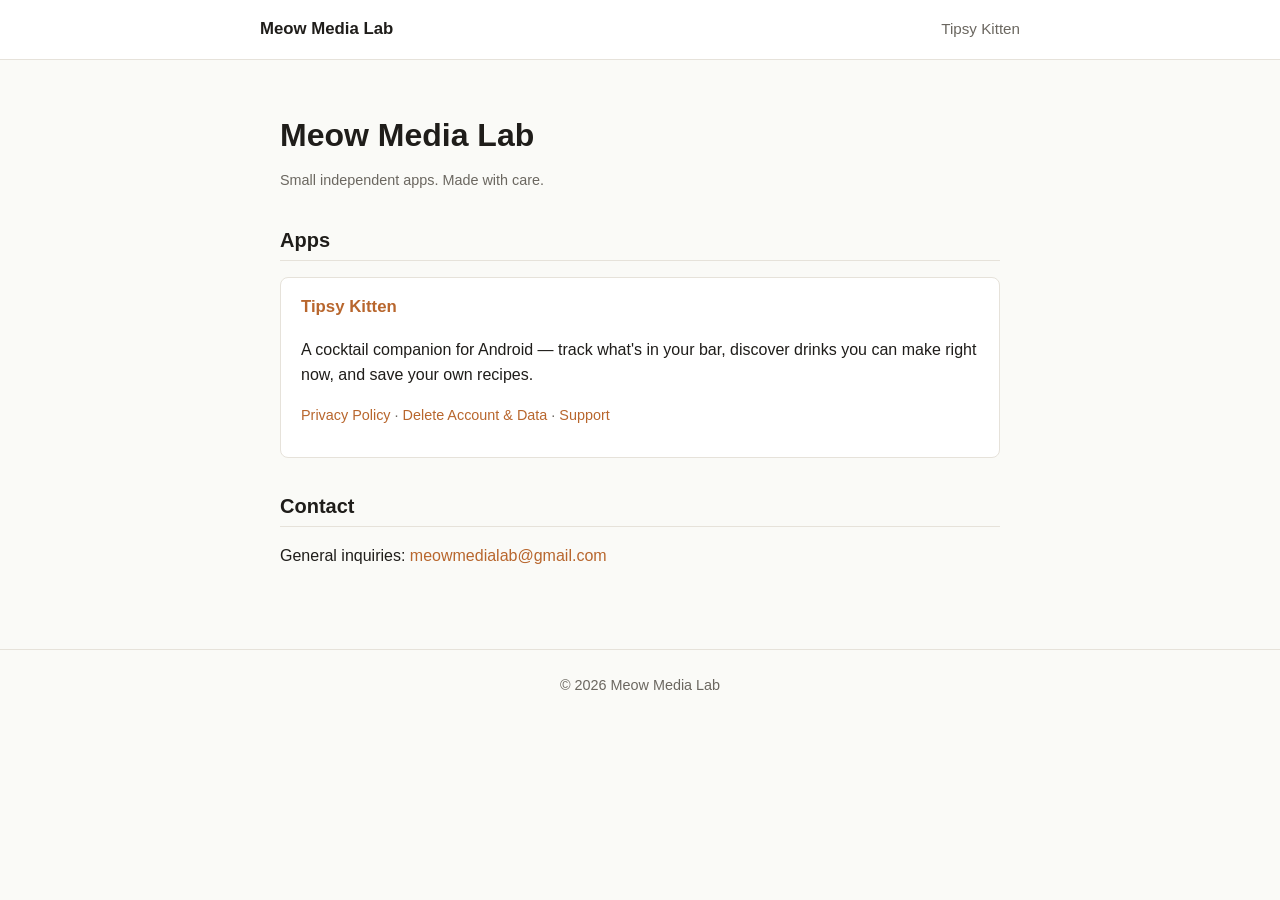
<file: index.html>
<!doctype html>
<html lang="en">
<head>
<meta charset="utf-8">
<meta name="viewport" content="width=device-width, initial-scale=1">
<title>Meow Media Lab</title>
<link rel="stylesheet" href="/assets/site.css">
</head>
<body>
<header class="site">
  <div class="inner">
    <a class="brand" href="/">Meow Media Lab</a>
    <nav>
      <a href="/tipsy-kitten/">Tipsy Kitten</a>
    </nav>
  </div>
</header>

<main class="wrap">
  <h1>Meow Media Lab</h1>
  <p class="muted">Small independent apps. Made with care.</p>

  <h2>Apps</h2>
  <div class="card">
    <h3 style="margin-top:0"><a href="/tipsy-kitten/">Tipsy Kitten</a></h3>
    <p>A cocktail companion for Android &mdash; track what's in your bar, discover drinks you can make right now, and save your own recipes.</p>
    <p class="muted">
      <a href="/tipsy-kitten/privacy.html">Privacy Policy</a> &middot;
      <a href="/tipsy-kitten/delete-account.html">Delete Account &amp; Data</a> &middot;
      <a href="/tipsy-kitten/support.html">Support</a>
    </p>
  </div>

  <h2>Contact</h2>
  <p>General inquiries: <a href="mailto:meowmedialab@gmail.com">meowmedialab@gmail.com</a></p>
</main>

<footer class="site">
  &copy; <span id="y"></span> Meow Media Lab
  <script>document.getElementById("y").textContent = new Date().getFullYear();</script>
</footer>
</body>
</html>
</file>
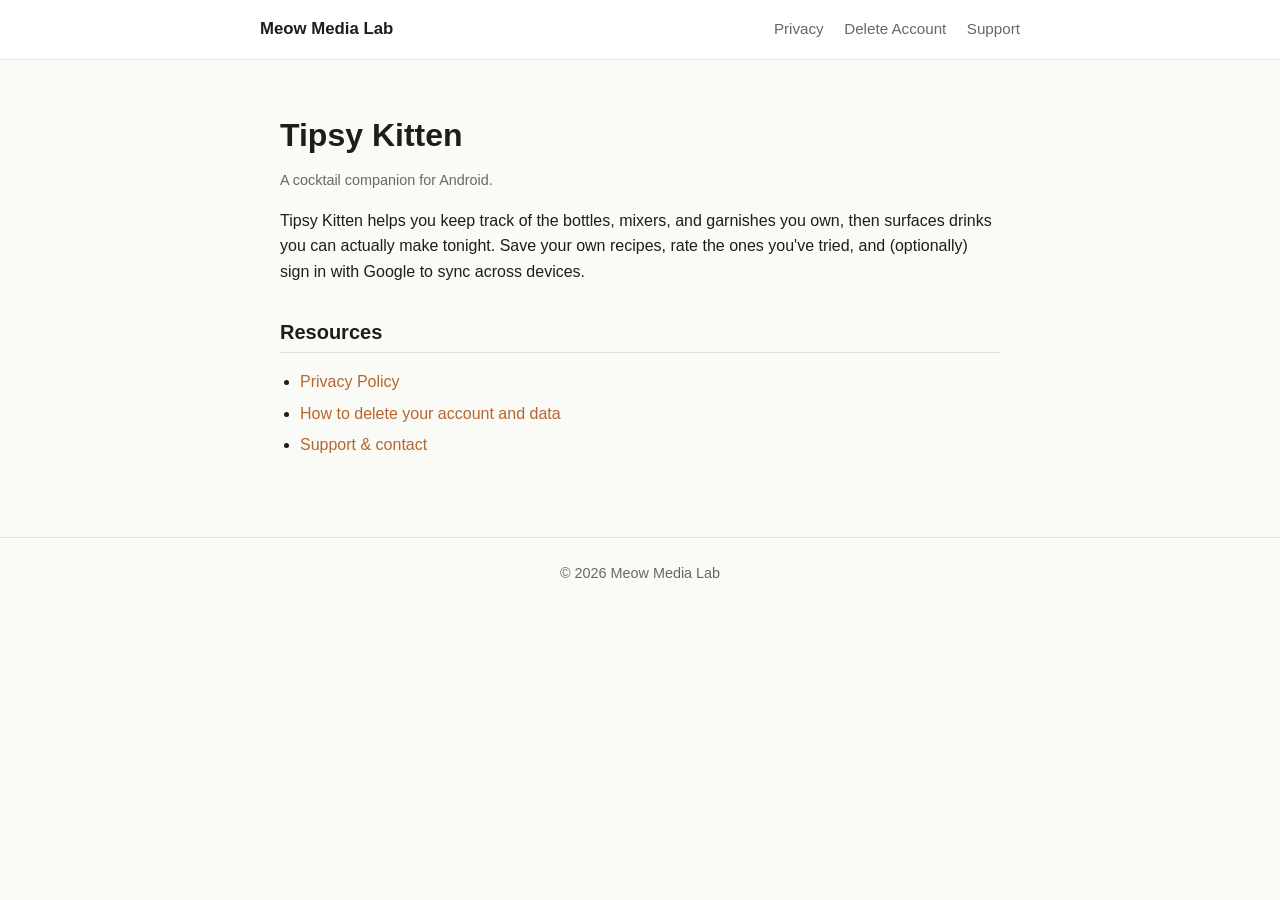
<file: tipsy-kitten/index.html>
<!doctype html>
<html lang="en">
<head>
<meta charset="utf-8">
<meta name="viewport" content="width=device-width, initial-scale=1">
<title>Tipsy Kitten</title>
<link rel="stylesheet" href="/assets/site.css">
</head>
<body>
<header class="site">
  <div class="inner">
    <a class="brand" href="/">Meow Media Lab</a>
    <nav>
      <a href="/tipsy-kitten/privacy.html">Privacy</a>
      <a href="/tipsy-kitten/delete-account.html">Delete Account</a>
      <a href="/tipsy-kitten/support.html">Support</a>
    </nav>
  </div>
</header>

<main class="wrap">
  <h1>Tipsy Kitten</h1>
  <p class="muted">A cocktail companion for Android.</p>

  <p>Tipsy Kitten helps you keep track of the bottles, mixers, and garnishes you own, then surfaces drinks you can actually make tonight. Save your own recipes, rate the ones you've tried, and (optionally) sign in with Google to sync across devices.</p>

  <h2>Resources</h2>
  <ul>
    <li><a href="/tipsy-kitten/privacy.html">Privacy Policy</a></li>
    <li><a href="/tipsy-kitten/delete-account.html">How to delete your account and data</a></li>
    <li><a href="/tipsy-kitten/support.html">Support &amp; contact</a></li>
  </ul>
</main>

<footer class="site">
  &copy; <span id="y"></span> Meow Media Lab
  <script>document.getElementById("y").textContent = new Date().getFullYear();</script>
</footer>
</body>
</html>
</file>
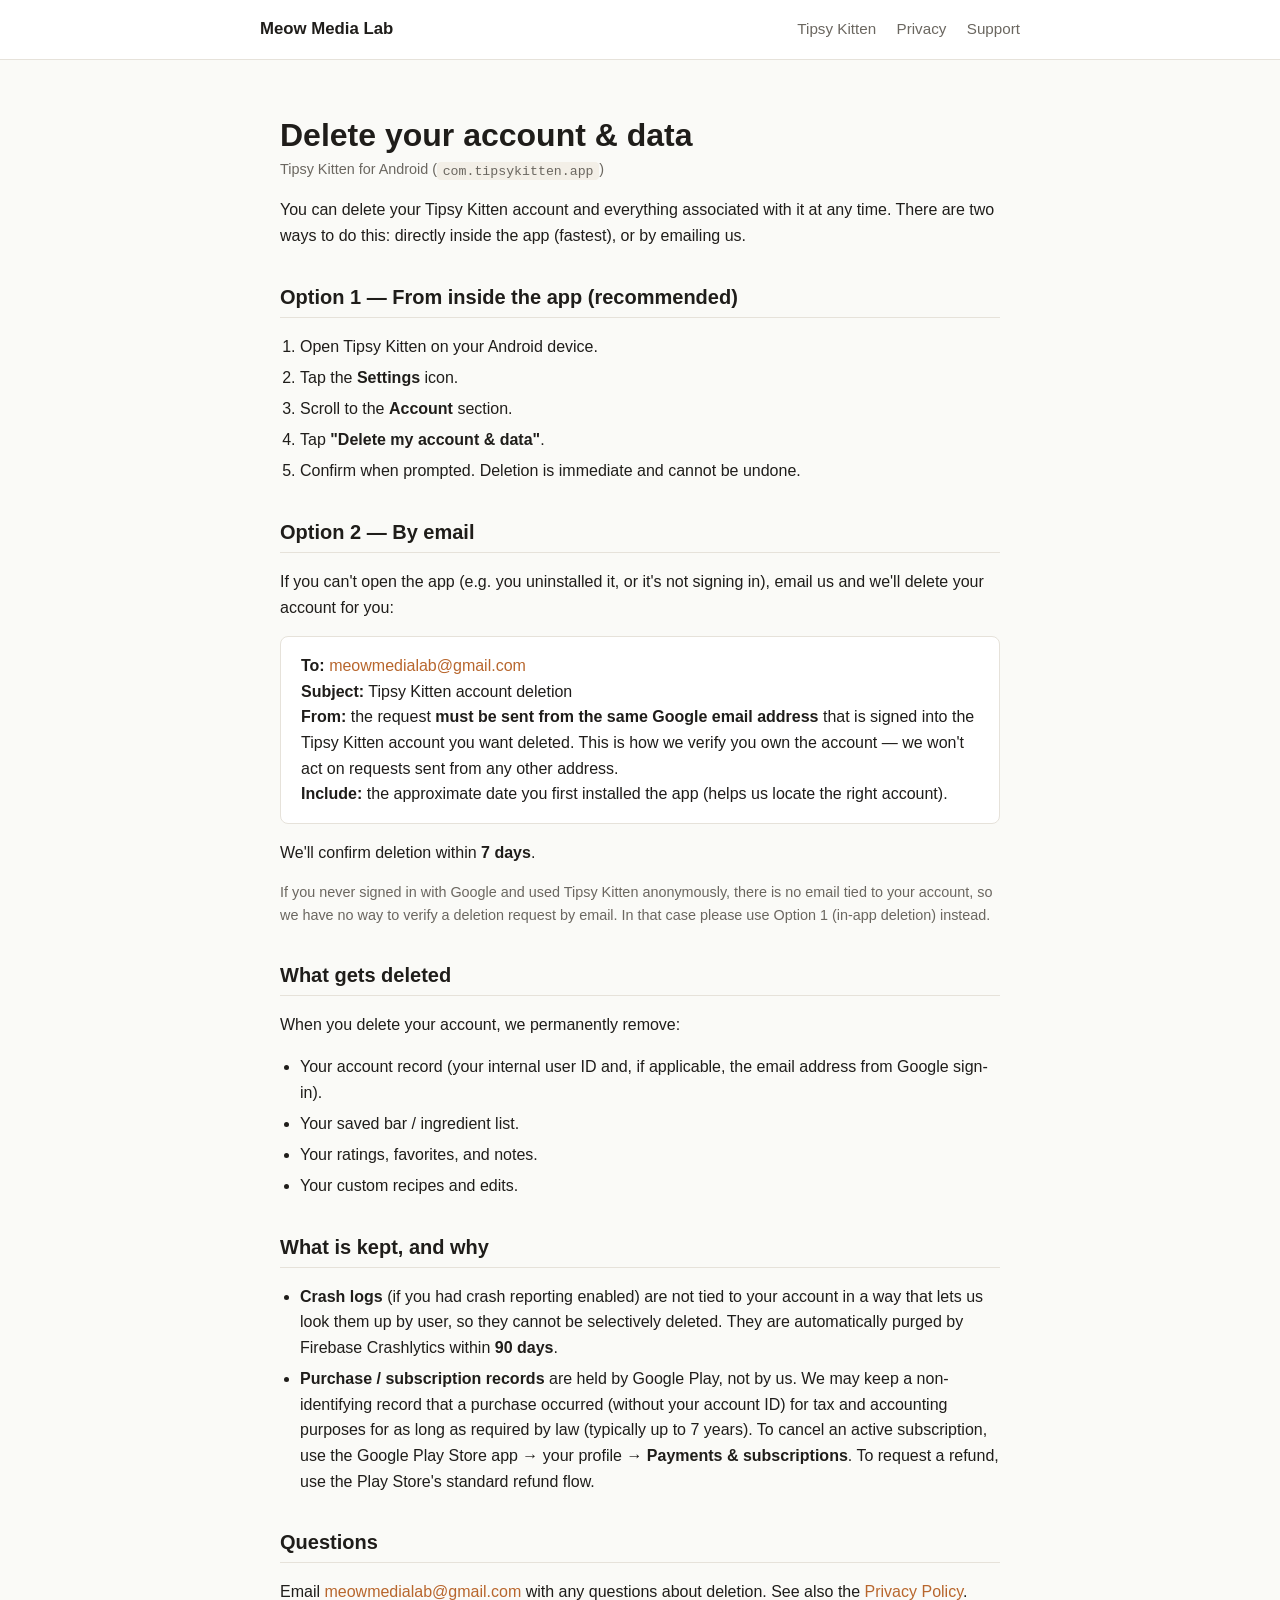
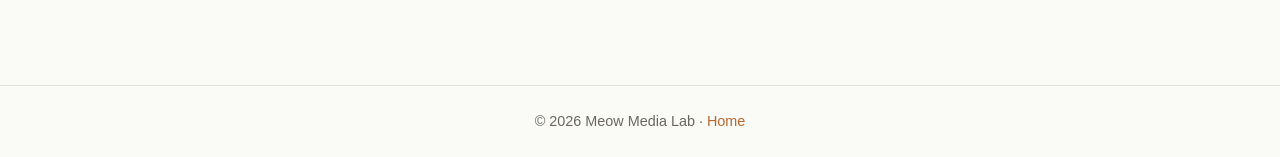
<file: tipsy-kitten/delete-account.html>
<!doctype html>
<html lang="en">
<head>
<meta charset="utf-8">
<meta name="viewport" content="width=device-width, initial-scale=1">
<title>Tipsy Kitten &mdash; Delete Account &amp; Data</title>
<link rel="stylesheet" href="/assets/site.css">
</head>
<body>
<header class="site">
  <div class="inner">
    <a class="brand" href="/">Meow Media Lab</a>
    <nav>
      <a href="/tipsy-kitten/">Tipsy Kitten</a>
      <a href="/tipsy-kitten/privacy.html">Privacy</a>
      <a href="/tipsy-kitten/support.html">Support</a>
    </nav>
  </div>
</header>

<main class="wrap">
  <h1>Delete your account &amp; data</h1>
  <p class="updated">Tipsy Kitten for Android (<code>com.tipsykitten.app</code>)</p>

  <p>You can delete your Tipsy Kitten account and everything associated with it at any time. There are two ways to do this: directly inside the app (fastest), or by emailing us.</p>

  <h2>Option 1 &mdash; From inside the app (recommended)</h2>
  <ol>
    <li>Open Tipsy Kitten on your Android device.</li>
    <li>Tap the <strong>Settings</strong> icon.</li>
    <li>Scroll to the <strong>Account</strong> section.</li>
    <li>Tap <strong>"Delete my account &amp; data"</strong>.</li>
    <li>Confirm when prompted. Deletion is immediate and cannot be undone.</li>
  </ol>

  <h2>Option 2 &mdash; By email</h2>
  <p>If you can't open the app (e.g. you uninstalled it, or it's not signing in), email us and we'll delete your account for you:</p>
  <div class="card">
    <p style="margin:0">
      <strong>To:</strong> <a href="mailto:meowmedialab@gmail.com?subject=Tipsy%20Kitten%20account%20deletion">meowmedialab@gmail.com</a><br>
      <strong>Subject:</strong> Tipsy Kitten account deletion<br>
      <strong>From:</strong> the request <strong>must be sent from the same Google email address</strong> that is signed into the Tipsy Kitten account you want deleted. This is how we verify you own the account &mdash; we won't act on requests sent from any other address.<br>
      <strong>Include:</strong> the approximate date you first installed the app (helps us locate the right account).
    </p>
  </div>
  <p>We'll confirm deletion within <strong>7 days</strong>.</p>
  <p class="muted">If you never signed in with Google and used Tipsy Kitten anonymously, there is no email tied to your account, so we have no way to verify a deletion request by email. In that case please use Option 1 (in-app deletion) instead.</p>

  <h2>What gets deleted</h2>
  <p>When you delete your account, we permanently remove:</p>
  <ul>
    <li>Your account record (your internal user ID and, if applicable, the email address from Google sign-in).</li>
    <li>Your saved bar / ingredient list.</li>
    <li>Your ratings, favorites, and notes.</li>
    <li>Your custom recipes and edits.</li>
  </ul>

  <h2>What is kept, and why</h2>
  <ul>
    <li><strong>Crash logs</strong> (if you had crash reporting enabled) are not tied to your account in a way that lets us look them up by user, so they cannot be selectively deleted. They are automatically purged by Firebase Crashlytics within <strong>90 days</strong>.</li>
    <li><strong>Purchase / subscription records</strong> are held by Google Play, not by us. We may keep a non-identifying record that a purchase occurred (without your account ID) for tax and accounting purposes for as long as required by law (typically up to 7 years). To cancel an active subscription, use the Google Play Store app &rarr; your profile &rarr; <strong>Payments &amp; subscriptions</strong>. To request a refund, use the Play Store's standard refund flow.</li>
  </ul>

  <h2>Questions</h2>
  <p>Email <a href="mailto:meowmedialab@gmail.com">meowmedialab@gmail.com</a> with any questions about deletion. See also the <a href="/tipsy-kitten/privacy.html">Privacy Policy</a>.</p>
</main>

<footer class="site">
  &copy; <span id="y"></span> Meow Media Lab &middot; <a href="/">Home</a>
  <script>document.getElementById("y").textContent = new Date().getFullYear();</script>
</footer>
</body>
</html>
</file>
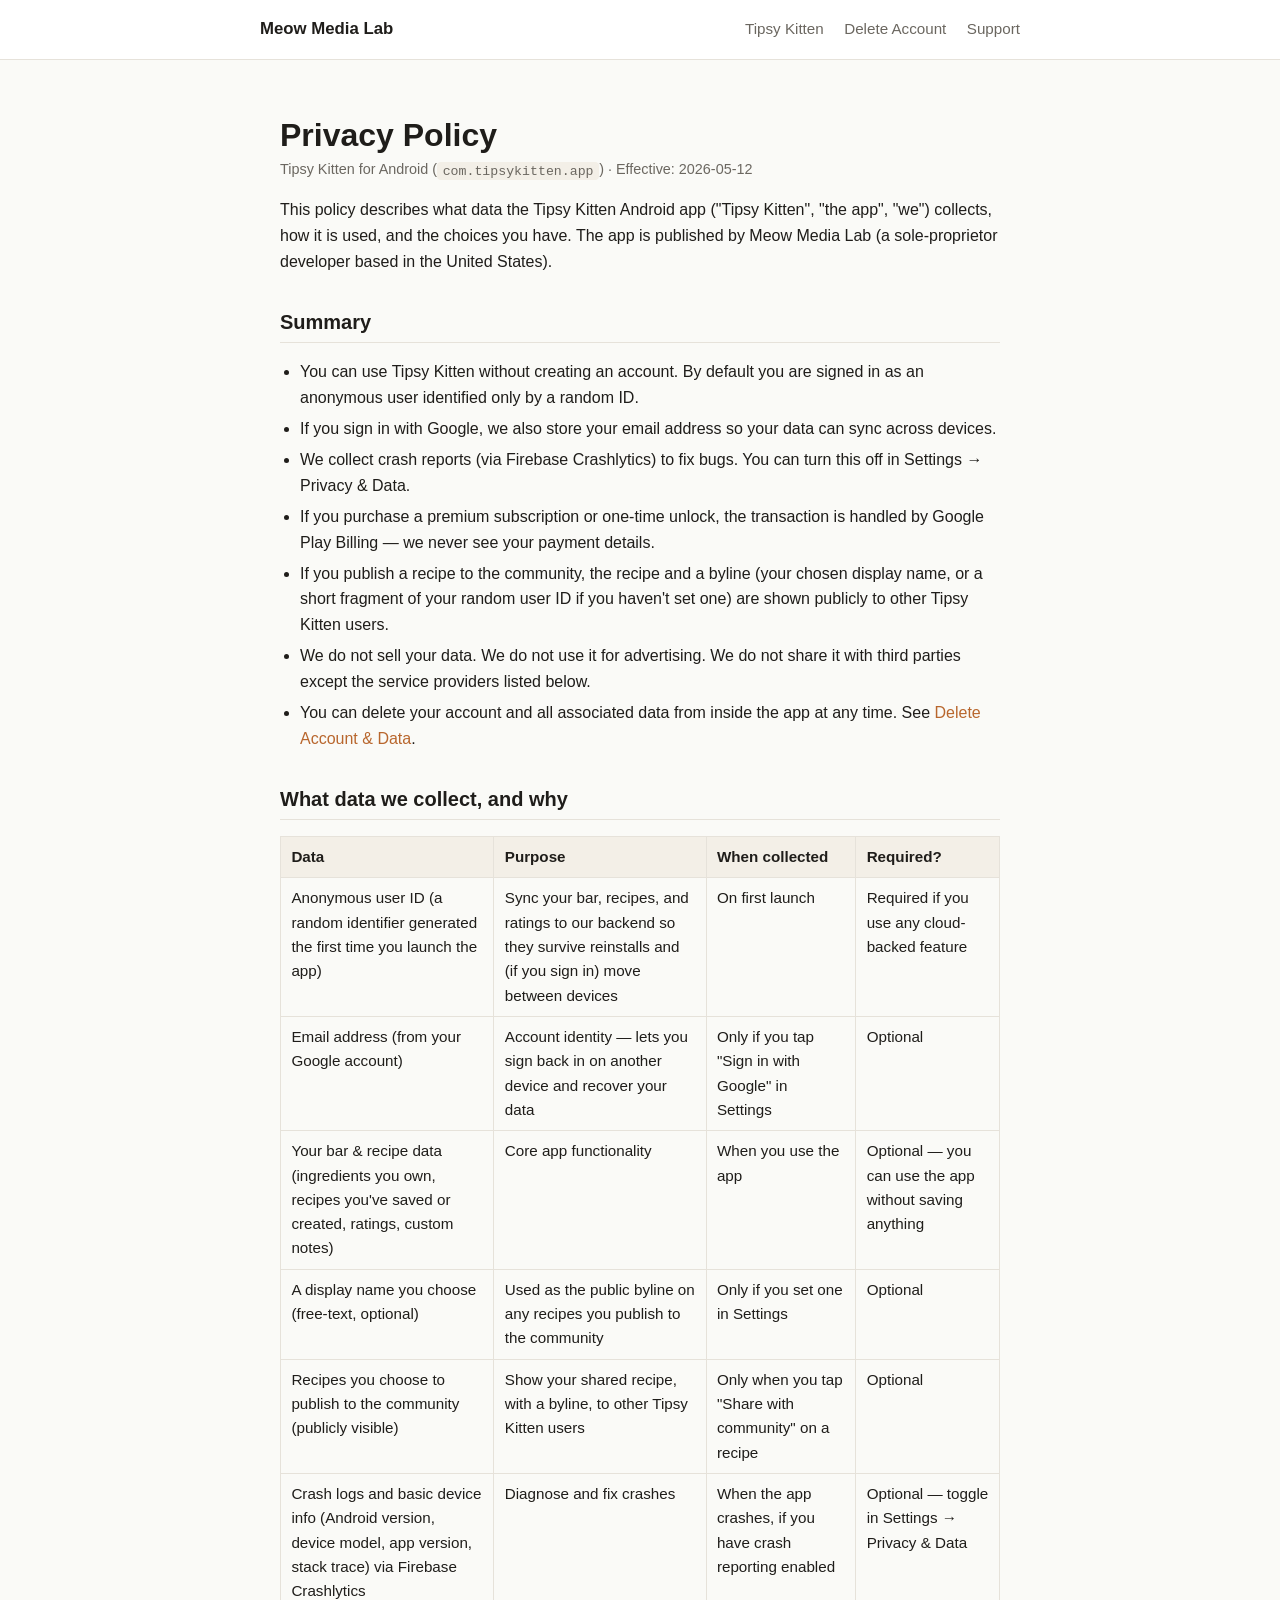
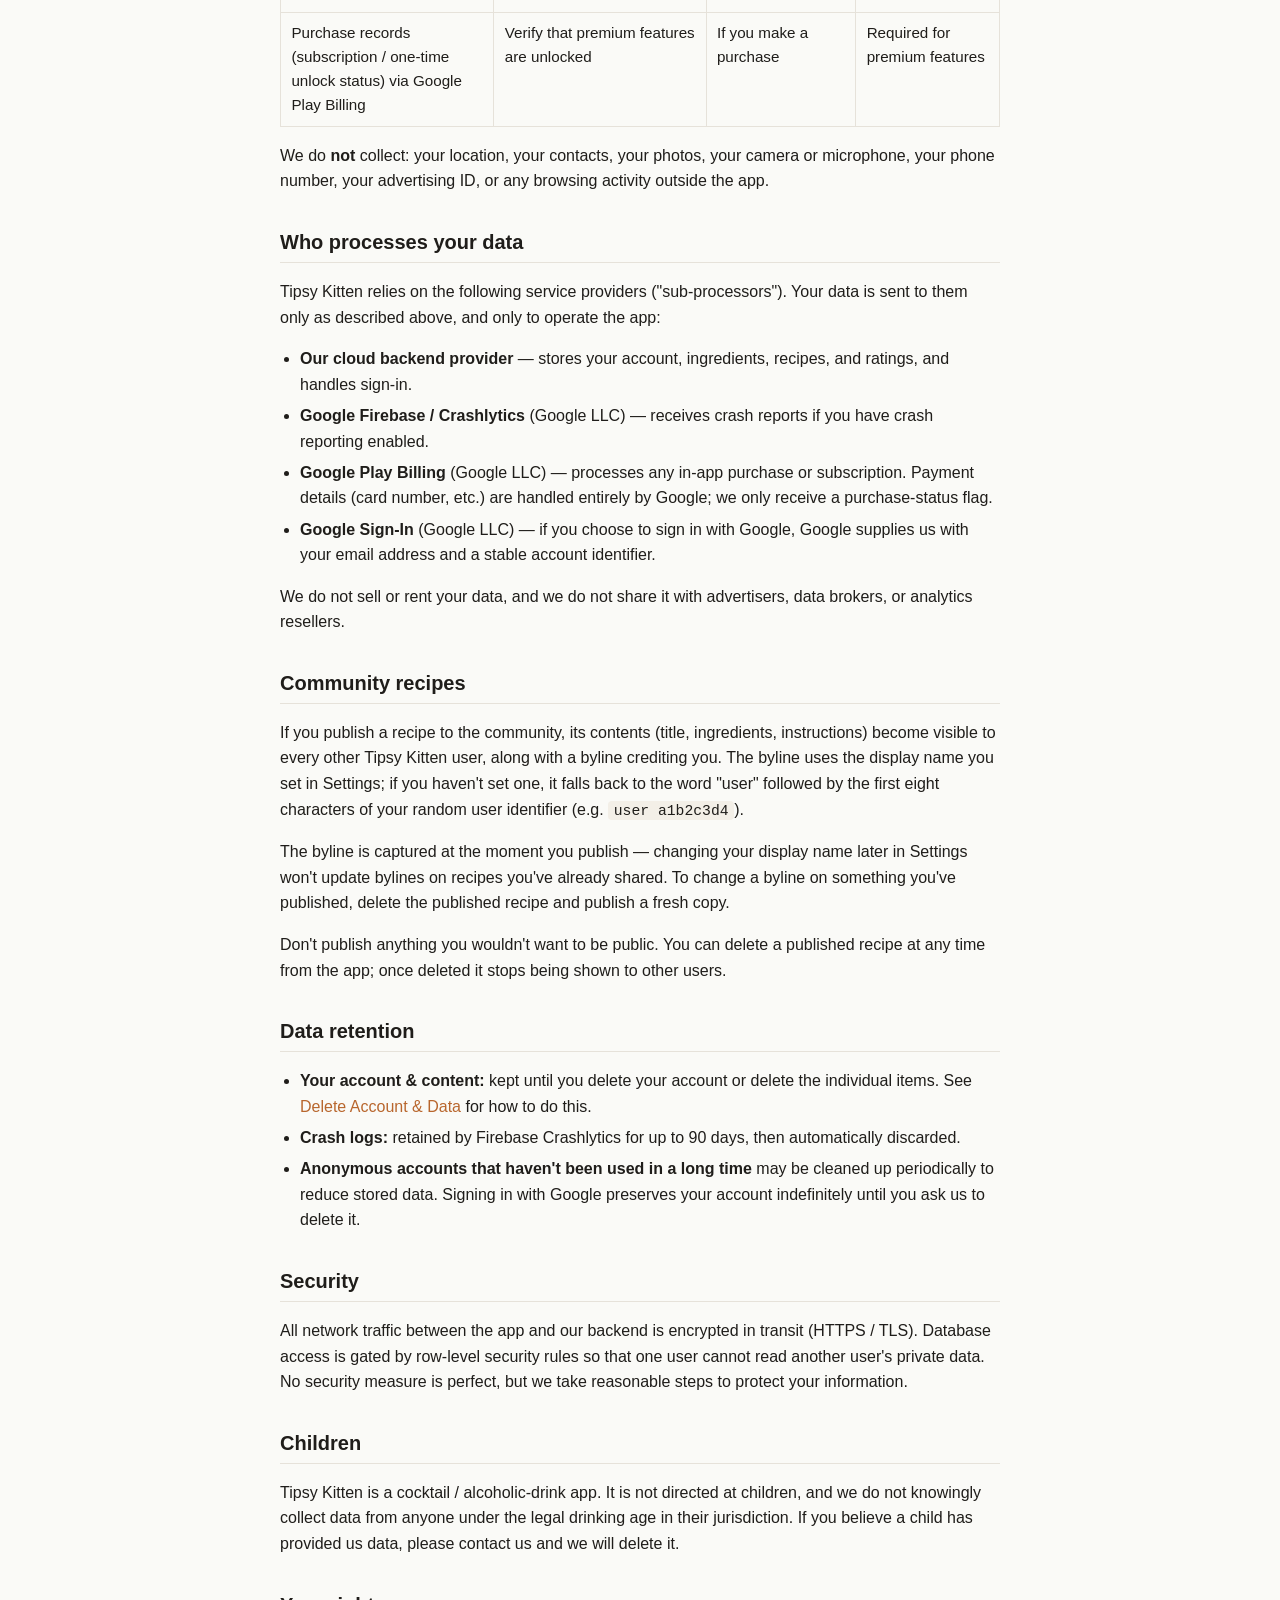
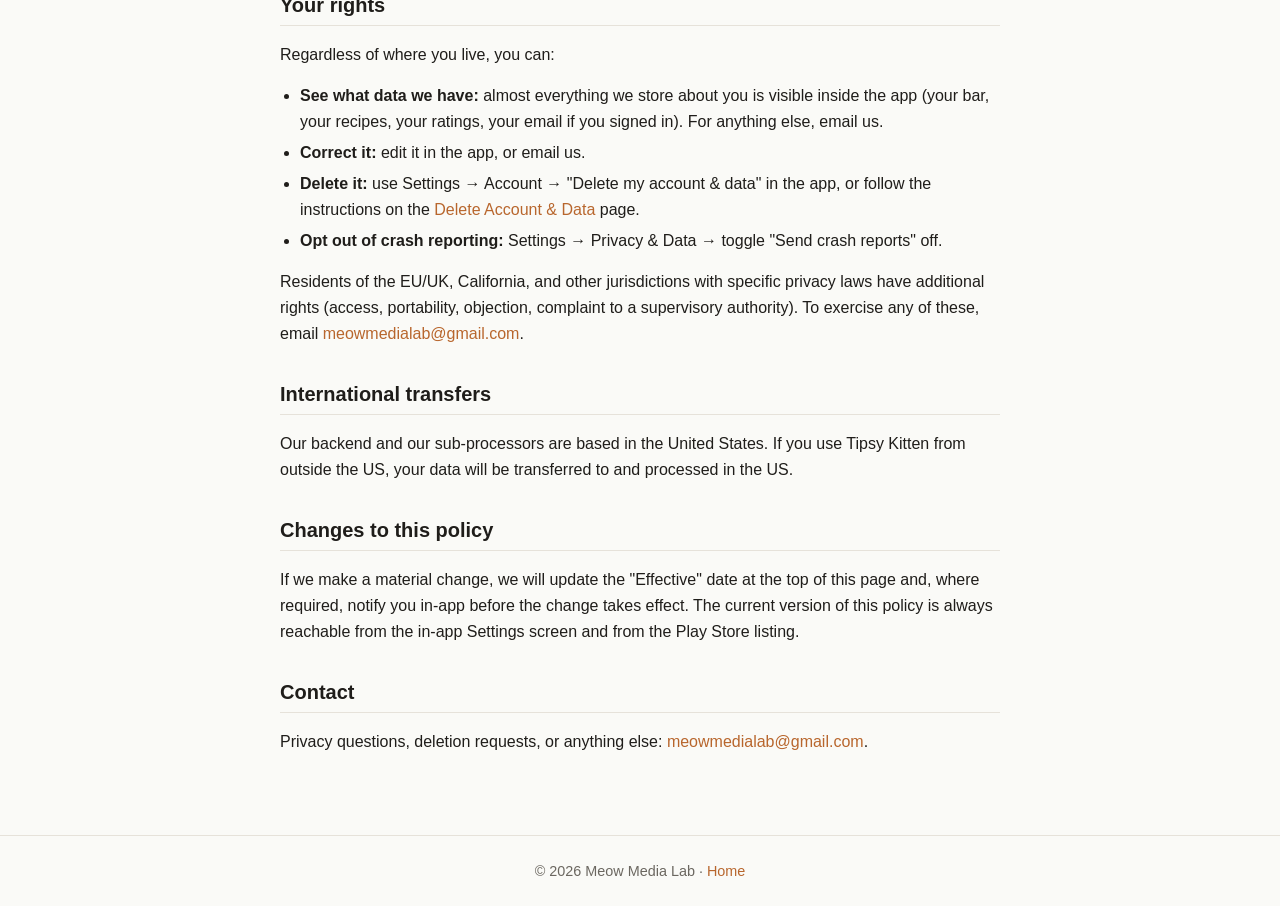
<file: tipsy-kitten/privacy.html>
<!doctype html>
<html lang="en">
<head>
<meta charset="utf-8">
<meta name="viewport" content="width=device-width, initial-scale=1">
<title>Tipsy Kitten &mdash; Privacy Policy</title>
<link rel="stylesheet" href="/assets/site.css">
</head>
<body>
<header class="site">
  <div class="inner">
    <a class="brand" href="/">Meow Media Lab</a>
    <nav>
      <a href="/tipsy-kitten/">Tipsy Kitten</a>
      <a href="/tipsy-kitten/delete-account.html">Delete Account</a>
      <a href="/tipsy-kitten/support.html">Support</a>
    </nav>
  </div>
</header>

<main class="wrap">
  <h1>Privacy Policy</h1>
  <p class="updated">Tipsy Kitten for Android (<code>com.tipsykitten.app</code>) &middot; Effective: 2026-05-12</p>

  <p>This policy describes what data the Tipsy Kitten Android app ("Tipsy Kitten", "the app", "we") collects, how it is used, and the choices you have. The app is published by Meow Media Lab (a sole-proprietor developer based in the United States).</p>

  <h2>Summary</h2>
  <ul>
    <li>You can use Tipsy Kitten without creating an account. By default you are signed in as an anonymous user identified only by a random ID.</li>
    <li>If you sign in with Google, we also store your email address so your data can sync across devices.</li>
    <li>We collect crash reports (via Firebase Crashlytics) to fix bugs. You can turn this off in Settings &rarr; Privacy &amp; Data.</li>
    <li>If you purchase a premium subscription or one-time unlock, the transaction is handled by Google Play Billing &mdash; we never see your payment details.</li>
    <li>If you publish a recipe to the community, the recipe and a byline (your chosen display name, or a short fragment of your random user ID if you haven't set one) are shown publicly to other Tipsy Kitten users.</li>
    <li>We do not sell your data. We do not use it for advertising. We do not share it with third parties except the service providers listed below.</li>
    <li>You can delete your account and all associated data from inside the app at any time. See <a href="/tipsy-kitten/delete-account.html">Delete Account &amp; Data</a>.</li>
  </ul>

  <h2>What data we collect, and why</h2>
  <table>
    <thead>
      <tr><th>Data</th><th>Purpose</th><th>When collected</th><th>Required?</th></tr>
    </thead>
    <tbody>
      <tr>
        <td>Anonymous user ID (a random identifier generated the first time you launch the app)</td>
        <td>Sync your bar, recipes, and ratings to our backend so they survive reinstalls and (if you sign in) move between devices</td>
        <td>On first launch</td>
        <td>Required if you use any cloud-backed feature</td>
      </tr>
      <tr>
        <td>Email address (from your Google account)</td>
        <td>Account identity &mdash; lets you sign back in on another device and recover your data</td>
        <td>Only if you tap "Sign in with Google" in Settings</td>
        <td>Optional</td>
      </tr>
      <tr>
        <td>Your bar &amp; recipe data (ingredients you own, recipes you've saved or created, ratings, custom notes)</td>
        <td>Core app functionality</td>
        <td>When you use the app</td>
        <td>Optional &mdash; you can use the app without saving anything</td>
      </tr>
      <tr>
        <td>A display name you choose (free-text, optional)</td>
        <td>Used as the public byline on any recipes you publish to the community</td>
        <td>Only if you set one in Settings</td>
        <td>Optional</td>
      </tr>
      <tr>
        <td>Recipes you choose to publish to the community (publicly visible)</td>
        <td>Show your shared recipe, with a byline, to other Tipsy Kitten users</td>
        <td>Only when you tap "Share with community" on a recipe</td>
        <td>Optional</td>
      </tr>
      <tr>
        <td>Crash logs and basic device info (Android version, device model, app version, stack trace) via Firebase Crashlytics</td>
        <td>Diagnose and fix crashes</td>
        <td>When the app crashes, if you have crash reporting enabled</td>
        <td>Optional &mdash; toggle in Settings &rarr; Privacy &amp; Data</td>
      </tr>
      <tr>
        <td>Purchase records (subscription / one-time unlock status) via Google Play Billing</td>
        <td>Verify that premium features are unlocked</td>
        <td>If you make a purchase</td>
        <td>Required for premium features</td>
      </tr>
    </tbody>
  </table>

  <p>We do <strong>not</strong> collect: your location, your contacts, your photos, your camera or microphone, your phone number, your advertising ID, or any browsing activity outside the app.</p>

  <h2>Who processes your data</h2>
  <p>Tipsy Kitten relies on the following service providers ("sub-processors"). Your data is sent to them only as described above, and only to operate the app:</p>
  <ul>
    <li><strong>Our cloud backend provider</strong> &mdash; stores your account, ingredients, recipes, and ratings, and handles sign-in.</li>
    <li><strong>Google Firebase / Crashlytics</strong> (Google LLC) &mdash; receives crash reports if you have crash reporting enabled.</li>
    <li><strong>Google Play Billing</strong> (Google LLC) &mdash; processes any in-app purchase or subscription. Payment details (card number, etc.) are handled entirely by Google; we only receive a purchase-status flag.</li>
    <li><strong>Google Sign-In</strong> (Google LLC) &mdash; if you choose to sign in with Google, Google supplies us with your email address and a stable account identifier.</li>
  </ul>

  <p>We do not sell or rent your data, and we do not share it with advertisers, data brokers, or analytics resellers.</p>

  <h2>Community recipes</h2>
  <p>If you publish a recipe to the community, its contents (title, ingredients, instructions) become visible to every other Tipsy Kitten user, along with a byline crediting you. The byline uses the display name you set in Settings; if you haven't set one, it falls back to the word "user" followed by the first eight characters of your random user identifier (e.g. <code>user a1b2c3d4</code>).</p>
  <p>The byline is captured at the moment you publish &mdash; changing your display name later in Settings won't update bylines on recipes you've already shared. To change a byline on something you've published, delete the published recipe and publish a fresh copy.</p>
  <p>Don't publish anything you wouldn't want to be public. You can delete a published recipe at any time from the app; once deleted it stops being shown to other users.</p>

  <h2>Data retention</h2>
  <ul>
    <li><strong>Your account &amp; content:</strong> kept until you delete your account or delete the individual items. See <a href="/tipsy-kitten/delete-account.html">Delete Account &amp; Data</a> for how to do this.</li>
    <li><strong>Crash logs:</strong> retained by Firebase Crashlytics for up to 90 days, then automatically discarded.</li>
    <li><strong>Anonymous accounts that haven't been used in a long time</strong> may be cleaned up periodically to reduce stored data. Signing in with Google preserves your account indefinitely until you ask us to delete it.</li>
  </ul>

  <h2>Security</h2>
  <p>All network traffic between the app and our backend is encrypted in transit (HTTPS / TLS). Database access is gated by row-level security rules so that one user cannot read another user's private data. No security measure is perfect, but we take reasonable steps to protect your information.</p>

  <h2>Children</h2>
  <p>Tipsy Kitten is a cocktail / alcoholic-drink app. It is not directed at children, and we do not knowingly collect data from anyone under the legal drinking age in their jurisdiction. If you believe a child has provided us data, please contact us and we will delete it.</p>

  <h2>Your rights</h2>
  <p>Regardless of where you live, you can:</p>
  <ul>
    <li><strong>See what data we have:</strong> almost everything we store about you is visible inside the app (your bar, your recipes, your ratings, your email if you signed in). For anything else, email us.</li>
    <li><strong>Correct it:</strong> edit it in the app, or email us.</li>
    <li><strong>Delete it:</strong> use Settings &rarr; Account &rarr; "Delete my account &amp; data" in the app, or follow the instructions on the <a href="/tipsy-kitten/delete-account.html">Delete Account &amp; Data</a> page.</li>
    <li><strong>Opt out of crash reporting:</strong> Settings &rarr; Privacy &amp; Data &rarr; toggle "Send crash reports" off.</li>
  </ul>
  <p>Residents of the EU/UK, California, and other jurisdictions with specific privacy laws have additional rights (access, portability, objection, complaint to a supervisory authority). To exercise any of these, email <a href="mailto:meowmedialab@gmail.com">meowmedialab@gmail.com</a>.</p>

  <h2>International transfers</h2>
  <p>Our backend and our sub-processors are based in the United States. If you use Tipsy Kitten from outside the US, your data will be transferred to and processed in the US.</p>

  <h2>Changes to this policy</h2>
  <p>If we make a material change, we will update the "Effective" date at the top of this page and, where required, notify you in-app before the change takes effect. The current version of this policy is always reachable from the in-app Settings screen and from the Play Store listing.</p>

  <h2>Contact</h2>
  <p>Privacy questions, deletion requests, or anything else: <a href="mailto:meowmedialab@gmail.com">meowmedialab@gmail.com</a>.</p>
</main>

<footer class="site">
  &copy; <span id="y"></span> Meow Media Lab &middot; <a href="/">Home</a>
  <script>document.getElementById("y").textContent = new Date().getFullYear();</script>
</footer>
</body>
</html>
</file>
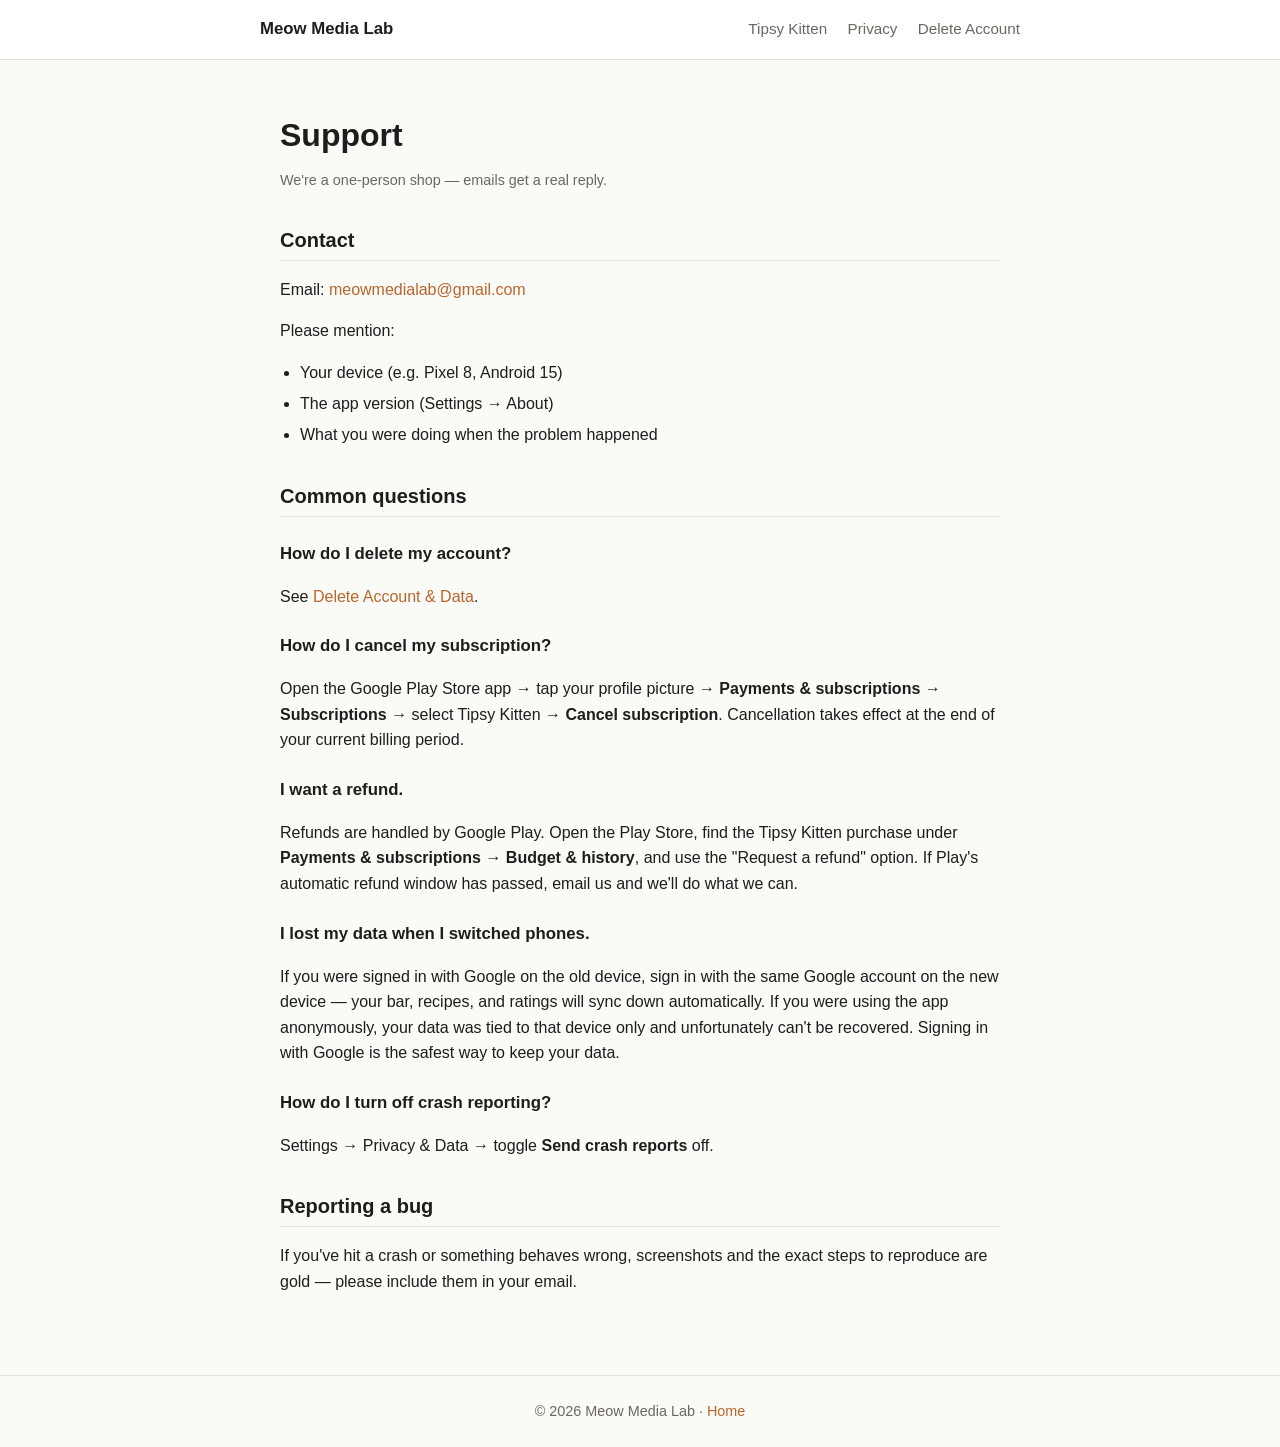
<file: tipsy-kitten/support.html>
<!doctype html>
<html lang="en">
<head>
<meta charset="utf-8">
<meta name="viewport" content="width=device-width, initial-scale=1">
<title>Tipsy Kitten &mdash; Support</title>
<link rel="stylesheet" href="/assets/site.css">
</head>
<body>
<header class="site">
  <div class="inner">
    <a class="brand" href="/">Meow Media Lab</a>
    <nav>
      <a href="/tipsy-kitten/">Tipsy Kitten</a>
      <a href="/tipsy-kitten/privacy.html">Privacy</a>
      <a href="/tipsy-kitten/delete-account.html">Delete Account</a>
    </nav>
  </div>
</header>

<main class="wrap">
  <h1>Support</h1>
  <p class="muted">We're a one-person shop &mdash; emails get a real reply.</p>

  <h2>Contact</h2>
  <p>Email: <a href="mailto:meowmedialab@gmail.com?subject=Tipsy%20Kitten%20support">meowmedialab@gmail.com</a></p>
  <p>Please mention:</p>
  <ul>
    <li>Your device (e.g. Pixel 8, Android 15)</li>
    <li>The app version (Settings &rarr; About)</li>
    <li>What you were doing when the problem happened</li>
  </ul>

  <h2>Common questions</h2>

  <h3>How do I delete my account?</h3>
  <p>See <a href="/tipsy-kitten/delete-account.html">Delete Account &amp; Data</a>.</p>

  <h3>How do I cancel my subscription?</h3>
  <p>Open the Google Play Store app &rarr; tap your profile picture &rarr; <strong>Payments &amp; subscriptions</strong> &rarr; <strong>Subscriptions</strong> &rarr; select Tipsy Kitten &rarr; <strong>Cancel subscription</strong>. Cancellation takes effect at the end of your current billing period.</p>

  <h3>I want a refund.</h3>
  <p>Refunds are handled by Google Play. Open the Play Store, find the Tipsy Kitten purchase under <strong>Payments &amp; subscriptions</strong> &rarr; <strong>Budget &amp; history</strong>, and use the "Request a refund" option. If Play's automatic refund window has passed, email us and we'll do what we can.</p>

  <h3>I lost my data when I switched phones.</h3>
  <p>If you were signed in with Google on the old device, sign in with the same Google account on the new device &mdash; your bar, recipes, and ratings will sync down automatically. If you were using the app anonymously, your data was tied to that device only and unfortunately can't be recovered. Signing in with Google is the safest way to keep your data.</p>

  <h3>How do I turn off crash reporting?</h3>
  <p>Settings &rarr; Privacy &amp; Data &rarr; toggle <strong>Send crash reports</strong> off.</p>

  <h2>Reporting a bug</h2>
  <p>If you've hit a crash or something behaves wrong, screenshots and the exact steps to reproduce are gold &mdash; please include them in your email.</p>
</main>

<footer class="site">
  &copy; <span id="y"></span> Meow Media Lab &middot; <a href="/">Home</a>
  <script>document.getElementById("y").textContent = new Date().getFullYear();</script>
</footer>
</body>
</html>
</file>
<file: assets/site.css>
:root {
  --bg: #fafaf7;
  --fg: #1f1d1a;
  --muted: #6b6760;
  --accent: #b8662d;
  --border: #e6e2da;
  --card: #ffffff;
}

* { box-sizing: border-box; }

html, body {
  margin: 0;
  padding: 0;
  background: var(--bg);
  color: var(--fg);
  font: 16px/1.6 -apple-system, BlinkMacSystemFont, "Segoe UI", Roboto, "Helvetica Neue", Arial, sans-serif;
  -webkit-font-smoothing: antialiased;
}

a { color: var(--accent); text-decoration: none; }
a:hover { text-decoration: underline; }

.wrap {
  max-width: 760px;
  margin: 0 auto;
  padding: 2rem 1.25rem 4rem;
}

header.site {
  border-bottom: 1px solid var(--border);
  padding: 1rem 1.25rem;
  background: var(--card);
}
header.site .inner {
  max-width: 760px;
  margin: 0 auto;
  display: flex;
  justify-content: space-between;
  align-items: baseline;
  flex-wrap: wrap;
  gap: 0.5rem;
}
header.site a.brand {
  font-weight: 700;
  font-size: 1.05rem;
  color: var(--fg);
}
header.site nav a {
  margin-left: 1rem;
  color: var(--muted);
  font-size: 0.95rem;
}

h1 {
  font-size: 2rem;
  line-height: 1.2;
  margin: 1.5rem 0 0.25rem;
}
h2 {
  font-size: 1.25rem;
  margin: 2rem 0 0.5rem;
  border-bottom: 1px solid var(--border);
  padding-bottom: 0.25rem;
}
h3 {
  font-size: 1.05rem;
  margin: 1.5rem 0 0.25rem;
}

.muted { color: var(--muted); font-size: 0.9rem; }
.updated { color: var(--muted); font-size: 0.9rem; margin-top: 0.25rem; }

ul, ol { padding-left: 1.25rem; }
li { margin-bottom: 0.35rem; }

table {
  width: 100%;
  border-collapse: collapse;
  margin: 1rem 0;
  font-size: 0.95rem;
}
th, td {
  border: 1px solid var(--border);
  padding: 0.5rem 0.65rem;
  text-align: left;
  vertical-align: top;
}
th { background: #f3efe7; font-weight: 600; }

.card {
  background: var(--card);
  border: 1px solid var(--border);
  border-radius: 8px;
  padding: 1rem 1.25rem;
  margin: 1rem 0;
}

code {
  background: #f3efe7;
  padding: 0.1rem 0.35rem;
  border-radius: 4px;
  font-size: 0.92em;
}

footer.site {
  border-top: 1px solid var(--border);
  padding: 1.5rem 1.25rem;
  color: var(--muted);
  font-size: 0.9rem;
  text-align: center;
}
</file>
